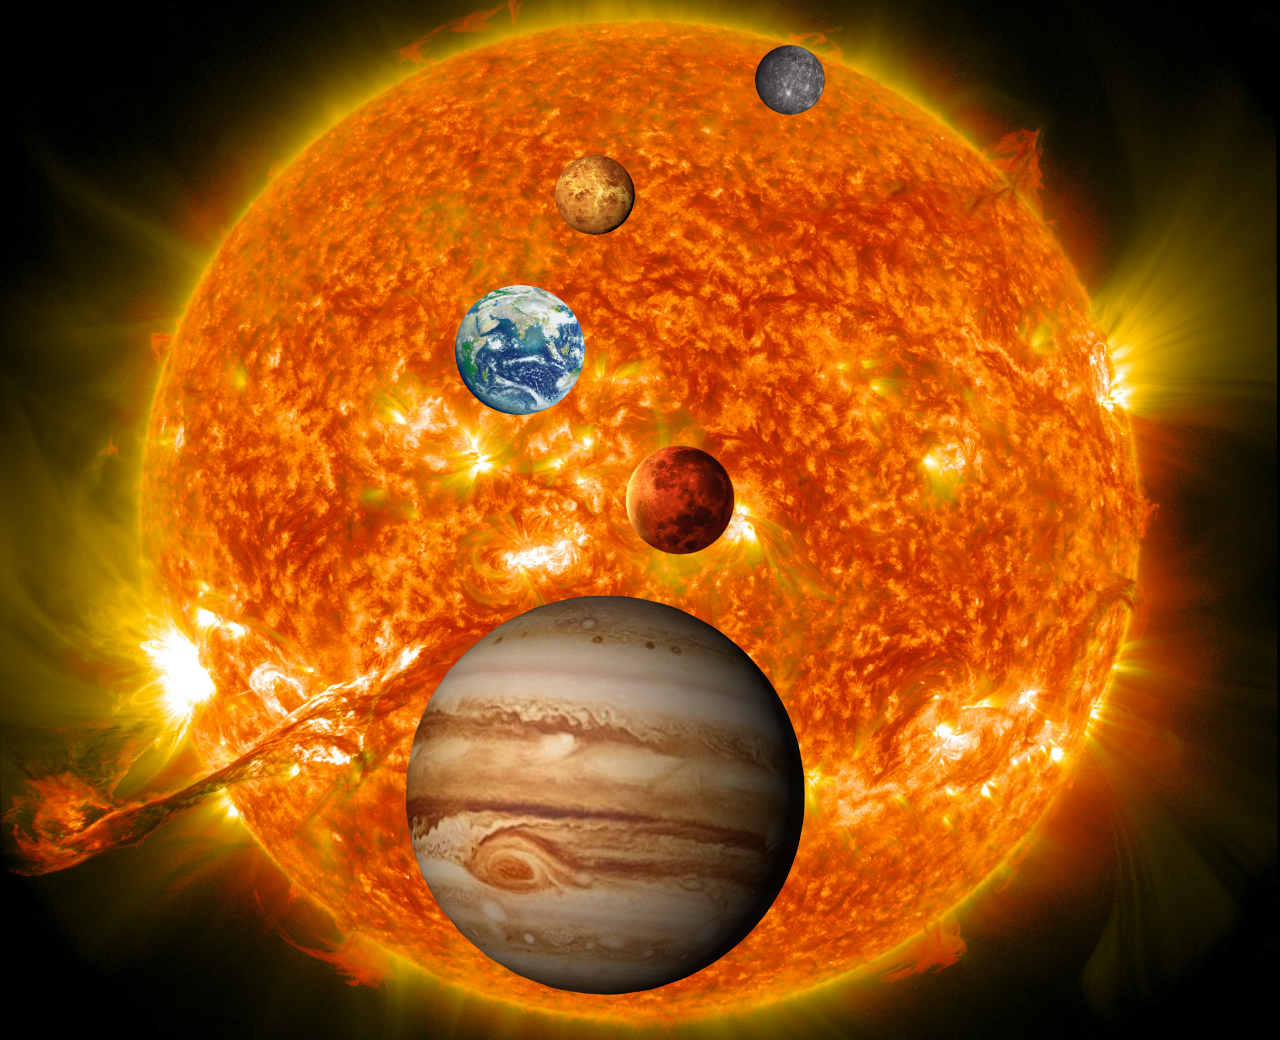
<file: index.html>
<!DOCTYPE html>
<html lang="en">
<head>
    <meta charset="UTF-8">
    <meta http-equiv="X-UA-Compatible" content="IE=edge">
    <meta name="viewport" content="width=device-width, initial-scale=1.0">
    <title>Document</title>
    <link rel="stylesheet" href="style/style.css">
</head>
<body>
    <div class="container">
        <div class="tasks">
            <div class="planet pulse pulseMercury">
                <a href="first_task.html" class="btn"><img src="image/Mercury.png" alt=""></a>
            </div>
            <div class="planet pulse pulseVenus">
                <a href="second_task.html" class="btn"><img src="image/Venus.png" alt=""></a>
            </div>
            <div class="planet pulse pulseEarth">
                <a href="third_task.html" class="btn"><img src="image/Earth.png" alt=""></a>
            </div>
            <div class="planet pulse pulseMars">
                <a href="fourth_task.html" class="btn"><img src="image/Mars.png" alt=""></a>
            </div>
            <div class="planet pulse pulseJupiter">
                <a href="fifth_task.html" class="btn"><img src="image/Jupiter.png" alt=""></a>
            </div>
        </div>
    </div>
</body>
</html>
</file>
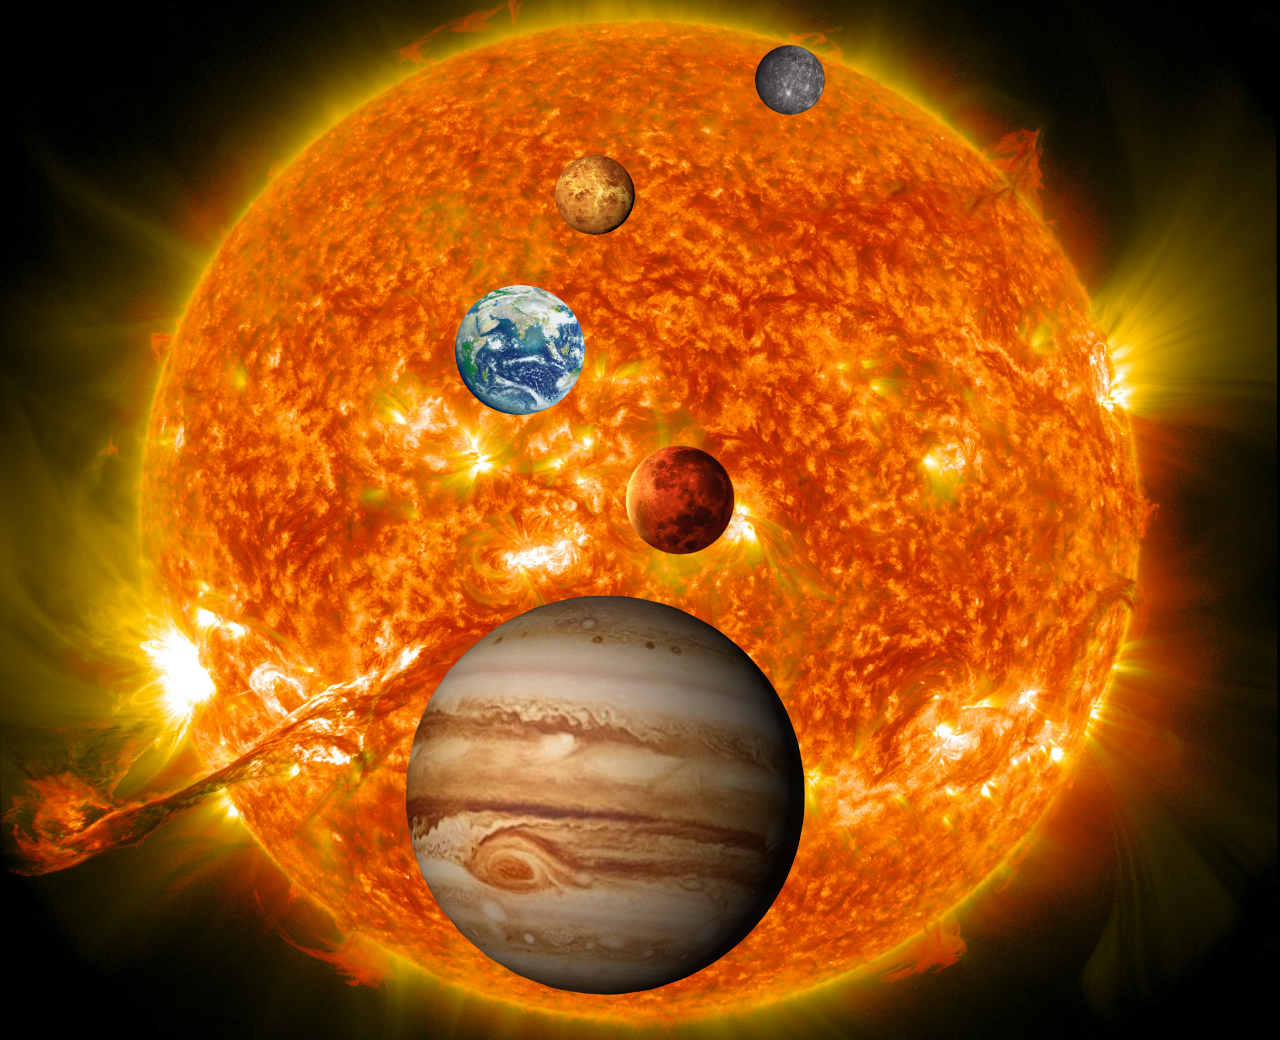
<file: fifth_task.html>
<!DOCTYPE html>
<html lang="en">
<head>
    <meta charset="UTF-8">
    <meta http-equiv="X-UA-Compatible" content="IE=edge">
    <meta name="viewport" content="width=device-width, initial-scale=1.0">
    <title>Document</title>
    <link rel="stylesheet" href="style/style.css">
</head>
<body>
    <div class="container">
        <div class="tasks">
            <div class="planet pulse pulseMercury">
                <a href="first_task.html" class="btn"><img src="image/Mercury.png" alt=""></a>
            </div>
            <div class="planet pulse pulseVenus">
                <a href="second_task.html" class="btn"><img src="image/Venus.png" alt=""></a>
            </div>
            <div class="planet pulse pulseEarth">
                <a href="third_task.html" class="btn"><img src="image/Earth.png" alt=""></a>
            </div>
            <div class="planet pulse pulseMars">
                <a href="fourth_task.html" class="btn"><img src="image/Mars.png" alt=""></a>
            </div>
            <div class="planet pulse pulseJupiter">
                <a href="fifth_task.html" class="btn"><img src="image/Jupiter.png" alt=""></a>
            </div>
        </div>
    </div>


    <script src="js/05.js" type="module"></script>
</body>
</html>
</file>
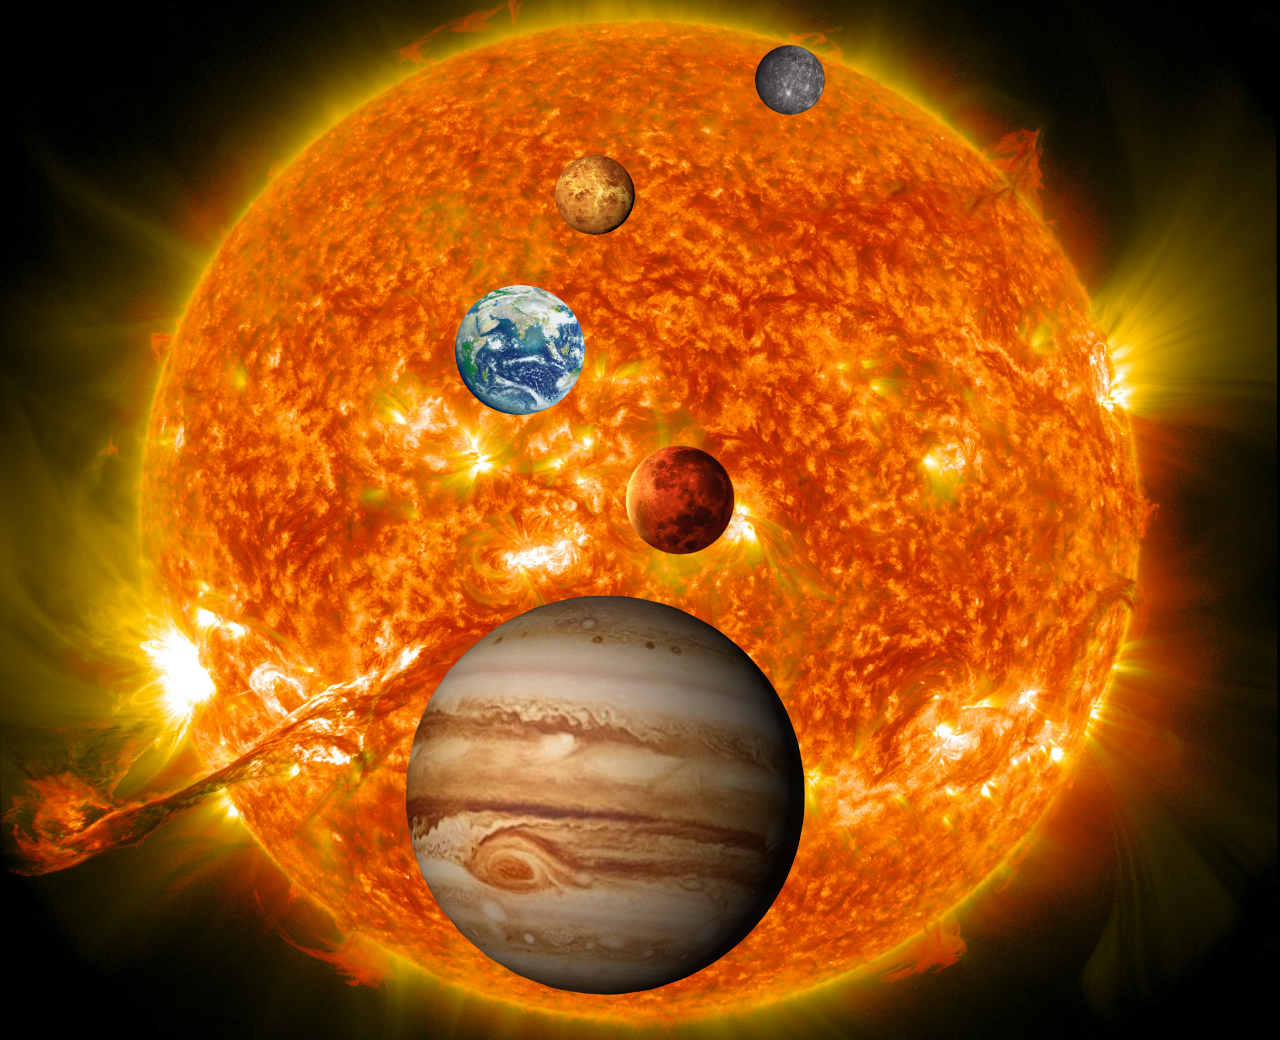
<file: first_task.html>
<!DOCTYPE html>
<html lang="en">
<head>
    <meta charset="UTF-8">
    <meta http-equiv="X-UA-Compatible" content="IE=edge">
    <meta name="viewport" content="width=device-width, initial-scale=1.0">
    <title>Document</title>
    <link rel="stylesheet" href="style/style.css">
</head>
<body>
    <div class="container">
        <div class="tasks">
            <div class="planet pulse pulseMercury active">
                <a href="first_task.html" class="btn"><img src="image/Mercury.png" alt=""></a>
            </div>
            <div class="planet pulse pulseVenus">
                <a href="second_task.html" class="btn"><img src="image/Venus.png" alt=""></a>
            </div>
            <div class="planet pulse pulseEarth">
                <a href="third_task.html" class="btn"><img src="image/Earth.png" alt=""></a>
            </div>
            <div class="planet pulse pulseMars">
                <a href="fourth_task.html" class="btn"><img src="image/Mars.png" alt=""></a>
            </div>
            <div class="planet pulse pulseJupiter">
                <a href="fifth_task.html" class="btn"><img src="image/Jupiter.png" alt=""></a>
            </div>
        </div>
    </div>
    
    <script src="js/01.js" type="module"></script>
</body>
</html>
</file>
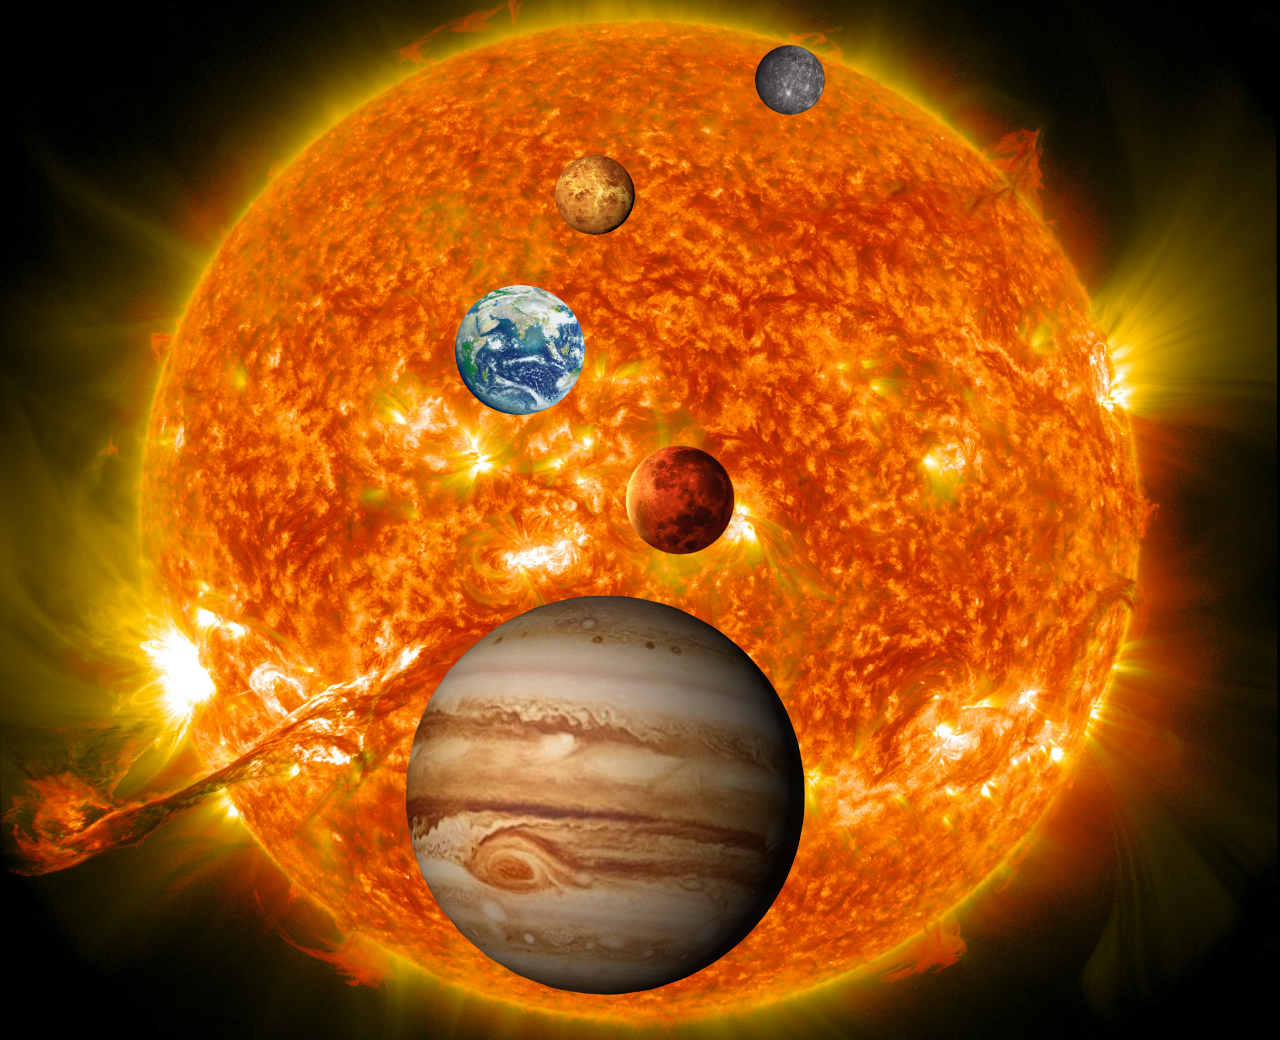
<file: fourth_task.html>
<!DOCTYPE html>
<html lang="en">
<head>
    <meta charset="UTF-8">
    <meta http-equiv="X-UA-Compatible" content="IE=edge">
    <meta name="viewport" content="width=device-width, initial-scale=1.0">
    <title>Document</title>
    <link rel="stylesheet" href="style/style.css">
</head>
<body>
    <div class="container">
        <div class="tasks">
            <div class="planet pulse pulseMercury">
                <a href="first_task.html" class="btn"><img src="image/Mercury.png" alt=""></a>
            </div>
            <div class="planet pulse pulseVenus">
                <a href="second_task.html" class="btn"><img src="image/Venus.png" alt=""></a>
            </div>
            <div class="planet pulse pulseEarth">
                <a href="third_task.html" class="btn"><img src="image/Earth.png" alt=""></a>
            </div>
            <div class="planet pulse pulseMars">
                <a href="fourth_task.html" class="btn"><img src="image/Mars.png" alt=""></a>
            </div>
            <div class="planet pulse pulseJupiter">
                <a href="fifth_task.html" class="btn"><img src="image/Jupiter.png" alt=""></a>
            </div>
        </div>
    </div>


    <script src="js/04.js" type="module"></script>
</body>
</html>
</file>
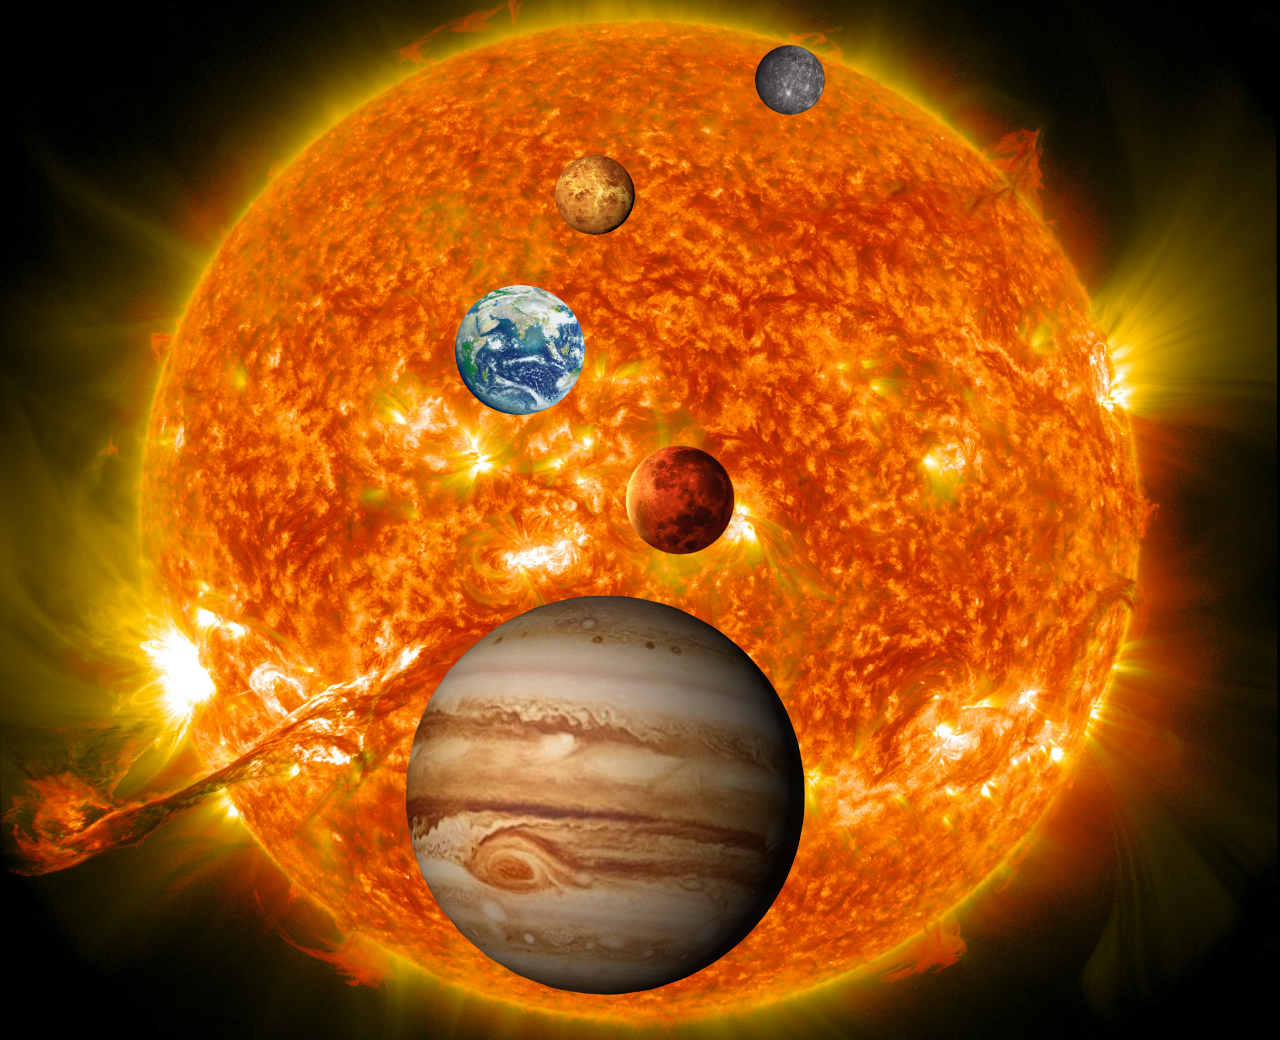
<file: second_task.html>
<!DOCTYPE html>
<html lang="en">
<head>
    <meta charset="UTF-8">
    <meta http-equiv="X-UA-Compatible" content="IE=edge">
    <meta name="viewport" content="width=device-width, initial-scale=1.0">
    <title>Document</title>
    <link rel="stylesheet" href="style/style.css">
</head>
<body>
    <div class="container">
        <div class="tasks">
            <div class="planet pulse pulseMercury">
                <a href="first_task.html" class="btn"><img src="image/Mercury.png" alt=""></a>
            </div>
            <div class="planet pulse pulseVenus">
                <a href="second_task.html" class="btn"><img src="image/Venus.png" alt=""></a>
            </div>
            <div class="planet pulse pulseEarth">
                <a href="third_task.html" class="btn"><img src="image/Earth.png" alt=""></a>
            </div>
            <div class="planet pulse pulseMars">
                <a href="fourth_task.html" class="btn"><img src="image/Mars.png" alt=""></a>
            </div>
            <div class="planet pulse pulseJupiter">
                <a href="fifth_task.html" class="btn"><img src="image/Jupiter.png" alt=""></a>
            </div>
        </div>
    </div>



    <script src="js/02.js" type="module"></script>
</body>
</html>
</file>
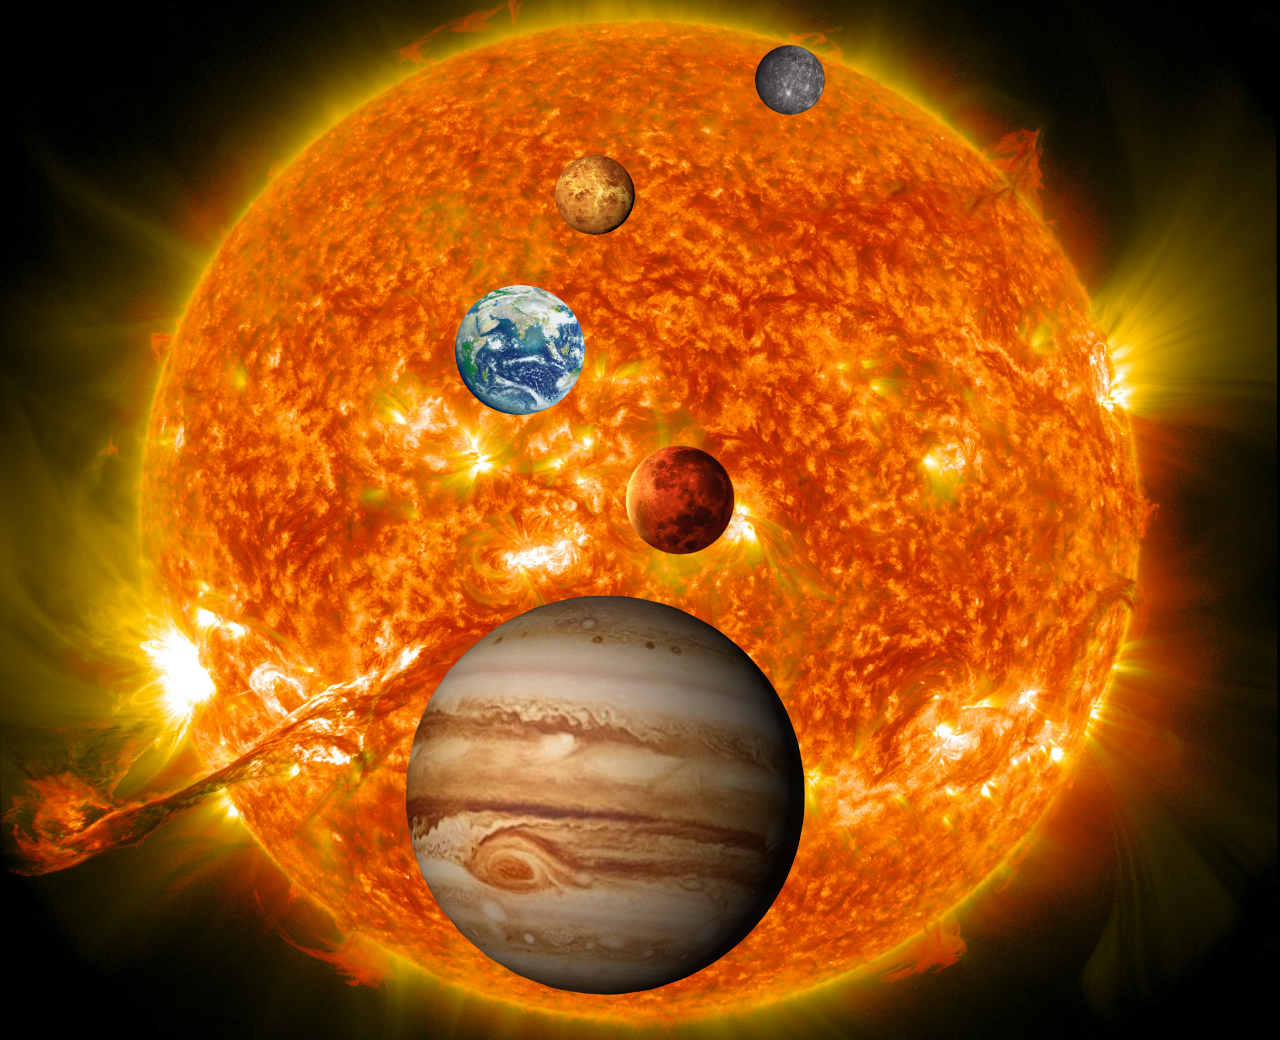
<file: third_task.html>
<!DOCTYPE html>
<html lang="en">
<head>
    <meta charset="UTF-8">
    <meta http-equiv="X-UA-Compatible" content="IE=edge">
    <meta name="viewport" content="width=device-width, initial-scale=1.0">
    <title>Document</title>
    <link rel="stylesheet" href="style/style.css">
</head>
<body>
    <div class="container">
        <div class="tasks">
            <div class="planet pulse pulseMercury">
                <a href="first_task.html" class="btn"><img src="image/Mercury.png" alt=""></a>
            </div>
            <div class="planet pulse pulseVenus">
                <a href="second_task.html" class="btn"><img src="image/Venus.png" alt=""></a>
            </div>
            <div class="planet pulse pulseEarth">
                <a href="third_task.html" class="btn"><img src="image/Earth.png" alt=""></a>
            </div>
            <div class="planet pulse pulseMars">
                <a href="fourth_task.html" class="btn"><img src="image/Mars.png" alt=""></a>
            </div>
            <div class="planet pulse pulseJupiter">
                <a href="fifth_task.html" class="btn"><img src="image/Jupiter.png" alt=""></a>
            </div>
        </div>
    </div>



    <script src="js/03.js" type="module"></script>
</body>
</html>
</file>
<file: style/style.css>
* {
  margin: 0;
  padding: 0;
  box-sizing: border-box;
}

body {
  background-image: url(../image/background.jpg);
  background-repeat: no-repeat;
  background-size: cover;
  background-position: center;
}

.container {
  width: min(100% - 4rem, 20rem);
  margin-inline: auto;
  display: flex;
  justify-content: center;
  margin: 20px auto;
}

.container .tasks a {
  text-decoration: none;
  color: white;
}

.container .tasks .planet {
  margin: 25px;
}

.container .tasks .planet:first-child img {
  width: 70px;
  height: 70px;
  margin-top: 20px;
  margin-left: 300px;
}

.container .tasks .planet:last-child img {
  border-radius: 100%;
}

.container .tasks .planet:nth-child(2) img {
  width: 80px;
  height: 80px;
  margin-top: 40px;
  margin-left: 100px;
}
.container .tasks .planet:nth-child(3) img {
  width: 130px;
  height: 130px;
  margin-top: 50px;
}
.container .tasks .planet:nth-child(4) img {
  width: 110px;
  height: 110px;
  margin-top: 30px;
  margin-left: 170px;
}

.container .tasks .planet:last-child img {
  width: 400px;
  height: 400px;
  margin-top: 40px;
  margin-left: -50px;
}

.container .pulse img {
  width: auto;
  display: flex;
  justify-content: space-between;
  align-items: center;
  border-radius: 100px;
  margin-top: 200px;
}

.container .pulse:first-child img {
  animation: pulseMercury 2s infinite;
}

@-webkit-keyframes pulseMercury {
  0% {
    -webkit-box-shadow: 0 0 5px 1px rgba(25, 24, 24, 0.5),
      inset 0 0 5px 1px rgba(25, 24, 24, 0.5);
  }
  50% {
    -webkit-box-shadow: 0 0 15px 10px rgb(212, 209, 208),
      inset 0 0 15px 10px rgb(194, 192, 192);
  }
  100% {
    -webkit-box-shadow: 0 0 5px 1px rgba(25, 24, 24, 0.5),
      inset 0 0 5px 1px rgba(25, 24, 24, 0.5);
  }
}

.container .pulse:nth-child(2) img {
  animation: pulseVenus 2s infinite;
}

@-webkit-keyframes pulseVenus {
  0% {
    -webkit-box-shadow: 0 0 5px 1px rgba(41, 13, 2, 0.5),
      inset 0 0 5px 1px rgba(41, 13, 2, 0.5);
  }
  50% {
    -webkit-box-shadow: 0 0 15px 10px rgb(252, 211, 108),
      inset 0 0 15px 10px rgb(248, 179, 89);
  }
  100% {
    -webkit-box-shadow: 0 0 5px 1px rgba(41, 13, 2, 0.5),
      inset 0 0 5px 1px rgba(41, 13, 2, 0.5);
  }
}

.container .pulse:nth-child(3) img {
  animation: pulseEart 2s infinite;
}

@-webkit-keyframes pulseEart {
  0% {
    -webkit-box-shadow: 0 0 5px 1px rgba(4, 18, 42, 0.5),
      inset 0 0 5px 1px rgba(4, 18, 42, 0.5);
  }
  50% {
    -webkit-box-shadow: 0 0 15px 10px rgb(41, 99, 201),
      inset 0 0 15px 10px rgb(41, 99, 201);
  }
  100% {
    -webkit-box-shadow: 0 0 5px 1px rgba(4, 18, 42, 0.5),
      inset 0 0 5px 1px rgba(4, 18, 42, 0.5);
  }
}

.container .pulse:nth-child(4) img {
  animation: pulseMars 2s infinite;
}

@-webkit-keyframes pulseMars {
  0% {
    -webkit-box-shadow: 0 0 5px 1px rgba(142, 37, 6, 0.5),
      inset 0 0 5px 1px rgba(142, 37, 6, 0.5);
  }
  50% {
    -webkit-box-shadow: 0 0 15px 10px rgb(142, 6, 6),
      inset 0 0 15px 10px rgb(142, 6, 6);
  }
  100% {
    -webkit-box-shadow: 0 0 5px 1px rgba(142, 37, 6, 0.5),
      inset 0 0 5px 1px rgba(142, 37, 6, 0.5);
  }
}

.container .pulse:last-child img {
  animation: pulseJupiter 2s infinite;
}

@-webkit-keyframes pulseJupiter {
  0% {
    -webkit-box-shadow: 0 0 5px 1px rgba(27, 17, 17, 0.5),
      inset 0 0 5px 1px rgba(27, 17, 17, 0.5);
  }
  50% {
    -webkit-box-shadow: 0 0 15px 10px rgb(248, 227, 180),
      inset 0 0 15px 10px rgb(248, 227, 180);
  }
  100% {
    -webkit-box-shadow: 0 0 5px 1px rgba(27, 17, 17, 0.5),
      inset 0 0 5px 1px rgba(27, 17, 17, 0.5);
  }
}
</file>
